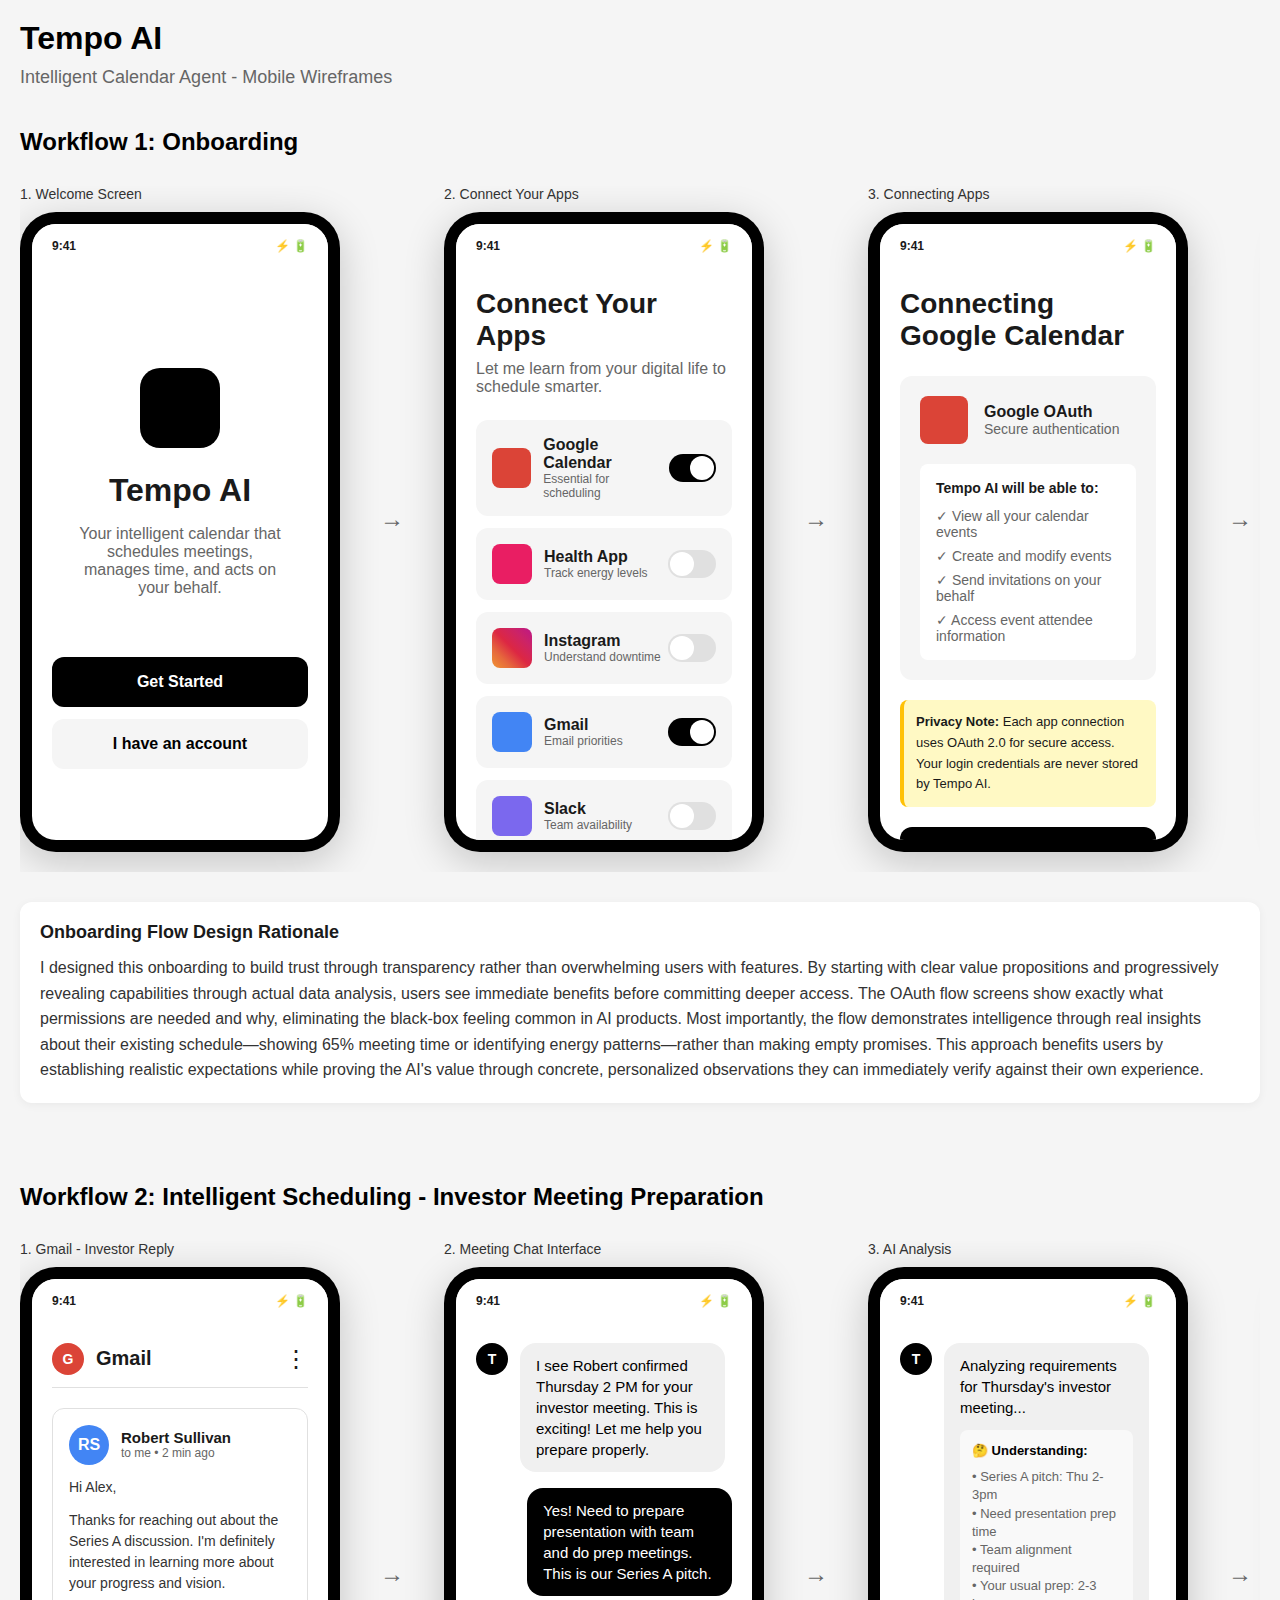
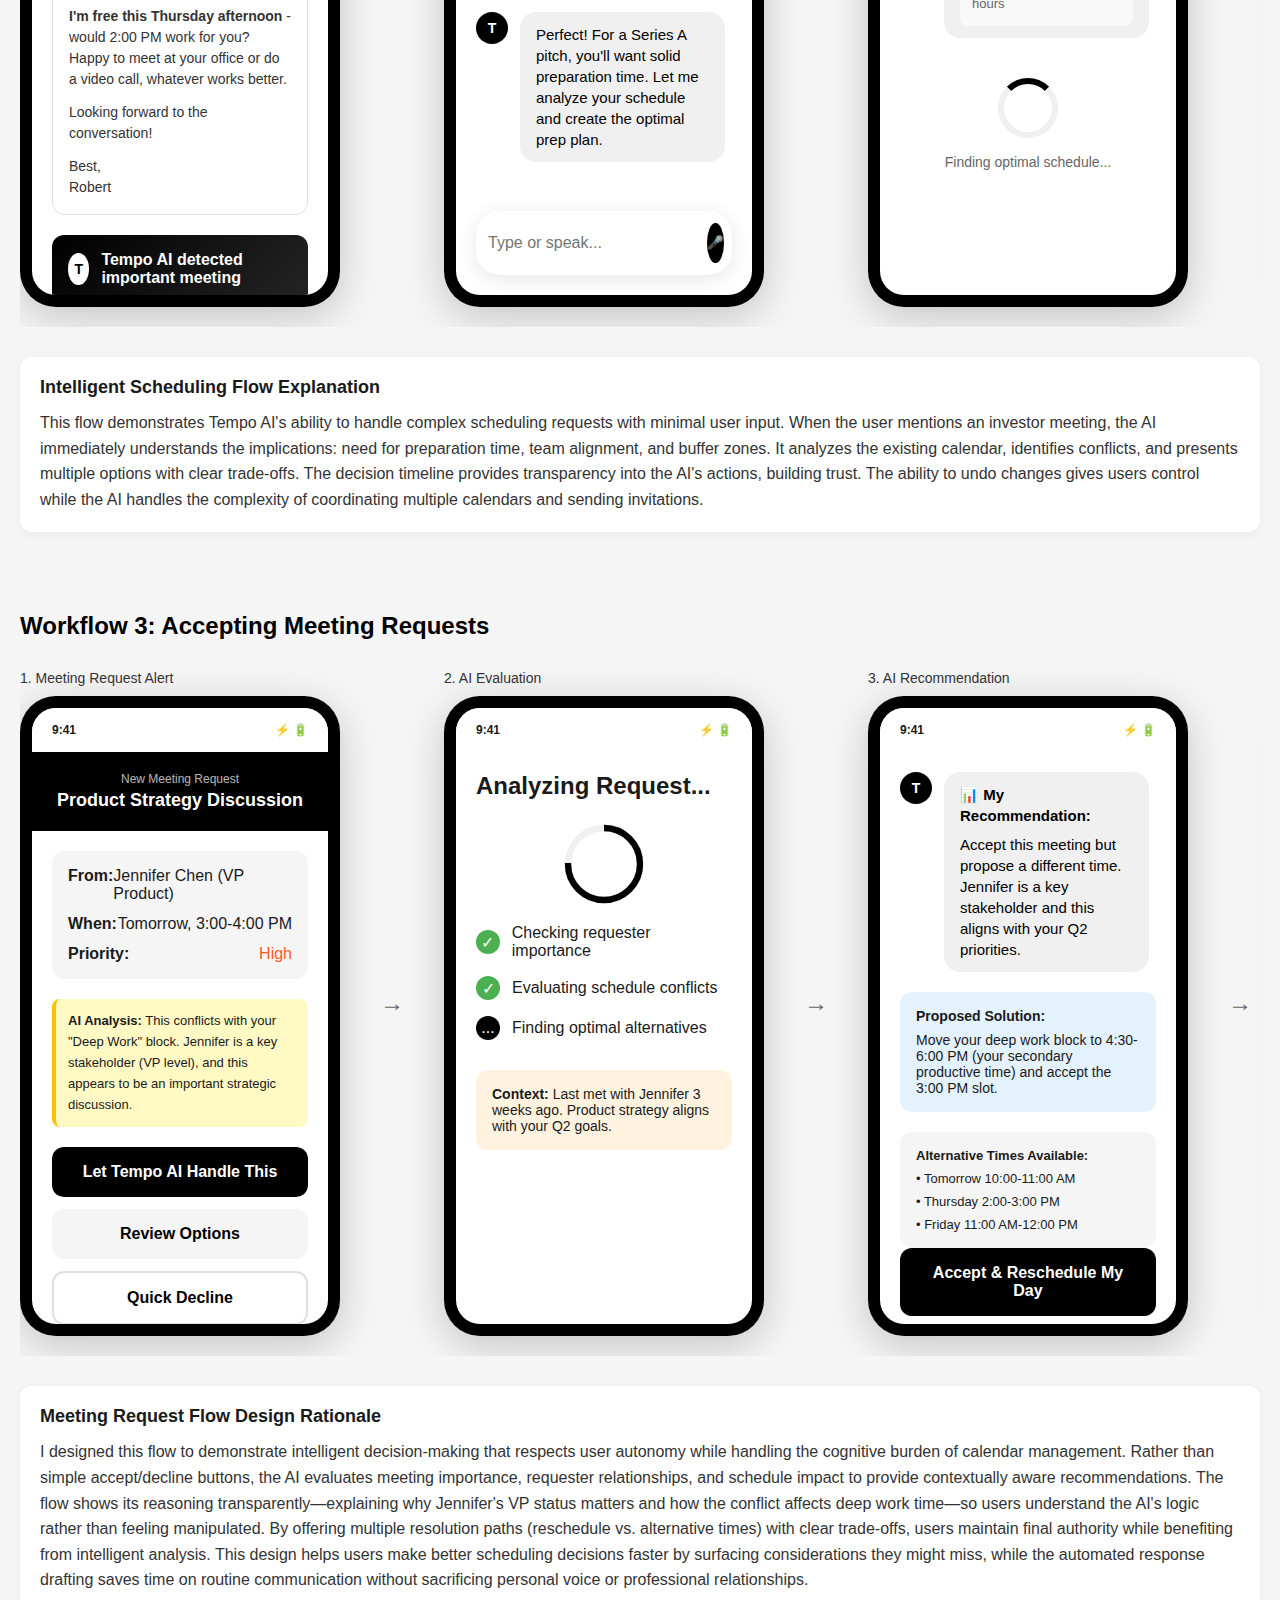
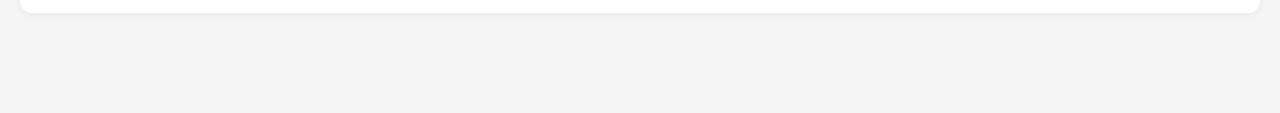
<file: index.html>
<!DOCTYPE html>
<html lang="en">
<head>
    <meta charset="UTF-8">
    <meta name="viewport" content="width=device-width, initial-scale=1.0">
    <title>Tempo AI - Mobile Wireframes</title>
    <style>
        * {
            margin: 0;
            padding: 0;
            box-sizing: border-box;
        }
        
        body {
            font-family: -apple-system, BlinkMacSystemFont, 'Segoe UI', Roboto, sans-serif;
            background: #f5f5f5;
            padding: 20px;
            color: #1a1a1a;
        }
        
        .container {
            max-width: 1400px;
            margin: 0 auto;
        }
        
        h1 {
            font-size: 32px;
            font-weight: 600;
            margin-bottom: 10px;
            color: #000;
        }
        
        .subtitle {
            font-size: 18px;
            color: #666;
            margin-bottom: 40px;
        }
        
        .workflow-section {
            margin-bottom: 80px;
        }
        
        .workflow-title {
            font-size: 24px;
            font-weight: 600;
            margin-bottom: 30px;
            color: #000;
        }
        
        .screens-container {
            display: flex;
            gap: 30px;
            overflow-x: auto;
            padding-bottom: 20px;
            margin-bottom: 30px;
        }
        
        .screen-wrapper {
            flex-shrink: 0;
        }
        
        .screen-label {
            font-size: 14px;
            font-weight: 500;
            margin-bottom: 10px;
            color: #333;
        }
        
        .phone-frame {
            width: 320px;
            height: 640px;
            background: #000;
            border-radius: 36px;
            padding: 12px;
            box-shadow: 0 10px 40px rgba(0,0,0,0.2);
        }
        
        .phone-screen {
            width: 100%;
            height: 100%;
            background: #fff;
            border-radius: 24px;
            overflow: hidden;
            position: relative;
        }
        
        .status-bar {
            height: 44px;
            background: #fff;
            display: flex;
            justify-content: space-between;
            align-items: center;
            padding: 0 20px;
            font-size: 12px;
            font-weight: 600;
        }
        
        .content {
            padding: 20px;
            height: calc(100% - 44px);
            overflow-y: auto;
        }
        
        .app-header {
            margin-bottom: 24px;
        }
        
        .app-title {
            font-size: 28px;
            font-weight: 700;
            margin-bottom: 8px;
        }
        
        .button {
            width: 100%;
            padding: 16px;
            border-radius: 12px;
            font-size: 16px;
            font-weight: 600;
            border: none;
            cursor: pointer;
            margin-bottom: 12px;
            transition: all 0.2s;
        }
        
        .button-primary {
            background: #000;
            color: #fff;
        }
        
        .button-secondary {
            background: #f5f5f5;
            color: #000;
        }
        
        .button-outline {
            background: transparent;
            color: #000;
            border: 2px solid #e0e0e0;
        }
        
        .input-field {
            width: 100%;
            padding: 16px;
            border: 2px solid #e0e0e0;
            border-radius: 12px;
            font-size: 16px;
            margin-bottom: 16px;
            background: #fafafa;
        }
        
        .chat-message {
            margin-bottom: 16px;
            display: flex;
            gap: 12px;
        }
        
        .message-bubble {
            padding: 12px 16px;
            border-radius: 16px;
            font-size: 15px;
            line-height: 1.4;
            max-width: 80%;
        }
        
        .ai-message {
            background: #f0f0f0;
            color: #000;
        }
        
        .user-message {
            background: #000;
            color: #fff;
            margin-left: auto;
        }
        
        .avatar {
            width: 32px;
            height: 32px;
            border-radius: 50%;
            background: #000;
            display: flex;
            align-items: center;
            justify-content: center;
            color: #fff;
            font-size: 14px;
            font-weight: 600;
            flex-shrink: 0;
        }
        
        .calendar-view {
            background: #fafafa;
            border-radius: 12px;
            padding: 16px;
            margin-bottom: 16px;
        }
        
        .calendar-header {
            font-size: 18px;
            font-weight: 600;
            margin-bottom: 12px;
        }
        
        .time-slot {
            display: flex;
            gap: 12px;
            margin-bottom: 8px;
            align-items: center;
        }
        
        .time {
            font-size: 12px;
            color: #666;
            width: 60px;
        }
        
        .event {
            flex: 1;
            background: #fff;
            padding: 12px;
            border-radius: 8px;
            border-left: 4px solid #000;
            font-size: 14px;
        }
        
        .event-new {
            border-left-color: #4CAF50;
            background: #f0f9f0;
        }
        
        .event-prep {
            border-left-color: #FF9800;
            background: #fff9f0;
        }
        
        .floating-input {
            position: absolute;
            bottom: 20px;
            left: 20px;
            right: 20px;
            display: flex;
            gap: 12px;
            align-items: center;
            background: #fff;
            padding: 12px;
            border-radius: 24px;
            box-shadow: 0 4px 20px rgba(0,0,0,0.1);
        }
        
        .mic-button {
            width: 40px;
            height: 40px;
            border-radius: 50%;
            background: #000;
            color: #fff;
            border: none;
            display: flex;
            align-items: center;
            justify-content: center;
            cursor: pointer;
        }
        
        .option-card {
            background: #f5f5f5;
            border-radius: 12px;
            padding: 16px;
            margin-bottom: 12px;
            border: 2px solid transparent;
            cursor: pointer;
            transition: all 0.2s;
        }
        
        .option-card:hover {
            border-color: #000;
        }
        
        .option-title {
            font-size: 16px;
            font-weight: 600;
            margin-bottom: 8px;
        }
        
        .option-description {
            font-size: 14px;
            color: #666;
            line-height: 1.4;
        }
        
        .decision-timeline {
            border-left: 2px solid #e0e0e0;
            padding-left: 20px;
            margin: 20px 0;
        }
        
        .timeline-item {
            position: relative;
            margin-bottom: 20px;
        }
        
        .timeline-dot {
            width: 12px;
            height: 12px;
            background: #000;
            border-radius: 50%;
            position: absolute;
            left: -26px;
            top: 4px;
        }
        
        .timeline-content {
            font-size: 14px;
        }
        
        .timeline-time {
            font-size: 12px;
            color: #666;
            margin-top: 4px;
        }
        
        .bottom-nav {
            position: absolute;
            bottom: 0;
            left: 0;
            right: 0;
            height: 80px;
            background: #fff;
            border-top: 1px solid #e0e0e0;
            display: flex;
            justify-content: space-around;
            align-items: center;
            padding: 0 20px;
        }
        
        .nav-item {
            display: flex;
            flex-direction: column;
            align-items: center;
            gap: 4px;
            cursor: pointer;
        }
        
        .nav-icon {
            width: 24px;
            height: 24px;
            background: #666;
            border-radius: 6px;
        }
        
        .nav-label {
            font-size: 11px;
            color: #666;
        }
        
        .annotation {
            background: #FFF9C4;
            padding: 12px;
            border-radius: 8px;
            font-size: 13px;
            margin: 20px 0;
            border-left: 4px solid #FFC107;
            line-height: 1.6;
        }
        
        .arrow {
            display: flex;
            align-items: center;
            justify-content: center;
            font-size: 24px;
            color: #666;
            margin: 0 10px;
        }
        
        .explanation {
            background: #fff;
            padding: 20px;
            border-radius: 12px;
            margin-top: 20px;
            box-shadow: 0 2px 10px rgba(0,0,0,0.05);
        }
        
        .explanation h3 {
            font-size: 18px;
            margin-bottom: 12px;
        }
        
        .explanation p {
            line-height: 1.6;
            color: #333;
        }
    </style>
</head>
<body>
    <div class="container">
        <h1>Tempo AI</h1>
        <p class="subtitle">Intelligent Calendar Agent - Mobile Wireframes</p>
        
        <!-- Workflow 1: Onboarding -->
        <div class="workflow-section">
            <h2 class="workflow-title">Workflow 1: Onboarding</h2>
            <div class="screens-container">
                <!-- Screen 1: Welcome -->
                <div class="screen-wrapper">
                    <p class="screen-label">1. Welcome Screen</p>
                    <div class="phone-frame">
                        <div class="phone-screen">
                            <div class="status-bar">
                                <span>9:41</span>
                                <span>⚡ 🔋</span>
                            </div>
                            <div class="content">
                                <div style="text-align: center; padding-top: 80px;">
                                    <div style="width: 80px; height: 80px; background: #000; border-radius: 20px; margin: 0 auto 24px;"></div>
                                    <h2 style="font-size: 32px; font-weight: 700; margin-bottom: 16px;">Tempo AI</h2>
                                    <p style="color: #666; margin-bottom: 60px; padding: 0 20px;">Your intelligent calendar that schedules meetings, manages time, and acts on your behalf.</p>
                                    <button class="button button-primary">Get Started</button>
                                    <button class="button button-secondary">I have an account</button>
                                </div>
                            </div>
                        </div>
                    </div>
                </div>
                
                <div class="arrow">→</div>
                <!-- Screen 2: Connect Apps -->
                <div class="screen-wrapper">
                    <p class="screen-label">2. Connect Your Apps</p>
                    <div class="phone-frame">
                        <div class="phone-screen">
                            <div class="status-bar">
                                <span>9:41</span>
                                <span>⚡ 🔋</span>
                            </div>
                            <div class="content">
                                <div class="app-header">
                                    <h2 class="app-title">Connect Your Apps</h2>
                                    <p style="color: #666;">Let me learn from your digital life to schedule smarter.</p>
                                </div>
                                
                                <div style="margin-bottom: 20px;">
                                    <div style="background: #f5f5f5; padding: 16px; border-radius: 12px; margin-bottom: 12px;">
                                        <div style="display: flex; justify-content: space-between; align-items: center;">
                                            <div style="display: flex; align-items: center; gap: 12px;">
                                                <div style="width: 40px; height: 40px; background: #DB4437; border-radius: 8px;"></div>
                                                <div>
                                                    <p style="font-weight: 600;">Google Calendar</p>
                                                    <p style="font-size: 12px; color: #666;">Essential for scheduling</p>
                                                </div>
                                            </div>
                                            <div style="width: 48px; height: 28px; background: #000; border-radius: 14px; position: relative;">
                                                <div style="position: absolute; right: 2px; top: 2px; width: 24px; height: 24px; background: #fff; border-radius: 50%;"></div>
                                            </div>
                                        </div>
                                    </div>
                                    
                                    <div style="background: #f5f5f5; padding: 16px; border-radius: 12px; margin-bottom: 12px;">
                                        <div style="display: flex; justify-content: space-between; align-items: center;">
                                            <div style="display: flex; align-items: center; gap: 12px;">
                                                <div style="width: 40px; height: 40px; background: #E91E63; border-radius: 8px;"></div>
                                                <div>
                                                    <p style="font-weight: 600;">Health App</p>
                                                    <p style="font-size: 12px; color: #666;">Track energy levels</p>
                                                </div>
                                            </div>
                                            <div style="width: 48px; height: 28px; background: #e0e0e0; border-radius: 14px; position: relative;">
                                                <div style="position: absolute; left: 2px; top: 2px; width: 24px; height: 24px; background: #fff; border-radius: 50%;"></div>
                                            </div>
                                        </div>
                                    </div>
                                    
                                    <div style="background: #f5f5f5; padding: 16px; border-radius: 12px; margin-bottom: 12px;">
                                        <div style="display: flex; justify-content: space-between; align-items: center;">
                                            <div style="display: flex; align-items: center; gap: 12px;">
                                                <div style="width: 40px; height: 40px; background: linear-gradient(45deg, #f09433, #e6683c, #dc2743, #cc2366, #bc1888); border-radius: 8px;"></div>
                                                <div>
                                                    <p style="font-weight: 600;">Instagram</p>
                                                    <p style="font-size: 12px; color: #666;">Understand downtime</p>
                                                </div>
                                            </div>
                                            <div style="width: 48px; height: 28px; background: #e0e0e0; border-radius: 14px; position: relative;">
                                                <div style="position: absolute; left: 2px; top: 2px; width: 24px; height: 24px; background: #fff; border-radius: 50%;"></div>
                                            </div>
                                        </div>
                                    </div>
                                    
                                    <div style="background: #f5f5f5; padding: 16px; border-radius: 12px; margin-bottom: 12px;">
                                        <div style="display: flex; justify-content: space-between; align-items: center;">
                                            <div style="display: flex; align-items: center; gap: 12px;">
                                                <div style="width: 40px; height: 40px; background: #4285F4; border-radius: 8px;"></div>
                                                <div>
                                                    <p style="font-weight: 600;">Gmail</p>
                                                    <p style="font-size: 12px; color: #666;">Email priorities</p>
                                                </div>
                                            </div>
                                            <div style="width: 48px; height: 28px; background: #000; border-radius: 14px; position: relative;">
                                                <div style="position: absolute; right: 2px; top: 2px; width: 24px; height: 24px; background: #fff; border-radius: 50%;"></div>
                                            </div>
                                        </div>
                                    </div>
                                    
                                    <div style="background: #f5f5f5; padding: 16px; border-radius: 12px;">
                                        <div style="display: flex; justify-content: space-between; align-items: center;">
                                            <div style="display: flex; align-items: center; gap: 12px;">
                                                <div style="width: 40px; height: 40px; background: #7B68EE; border-radius: 8px;"></div>
                                                <div>
                                                    <p style="font-weight: 600;">Slack</p>
                                                    <p style="font-size: 12px; color: #666;">Team availability</p>
                                                </div>
                                            </div>
                                            <div style="width: 48px; height: 28px; background: #e0e0e0; border-radius: 14px; position: relative;">
                                                <div style="position: absolute; left: 2px; top: 2px; width: 24px; height: 24px; background: #fff; border-radius: 50%;"></div>
                                            </div>
                                        </div>
                                    </div>
                                </div>
                                
                                <button class="button button-primary">Continue</button>
                                <p style="text-align: center; color: #666; font-size: 12px; margin-top: 12px;">
                                    Connect more apps anytime in settings
                                </p>
                            </div>
                        </div>
                    </div>
                </div>
                
                <div class="arrow">→</div>
                <!-- Screen 3: App Connection Flow -->
                <div class="screen-wrapper">
                    <p class="screen-label">3. Connecting Apps</p>
                    <div class="phone-frame">
                        <div class="phone-screen">
                            <div class="status-bar">
                                <span>9:41</span>
                                <span>⚡ 🔋</span>
                            </div>
                            <div class="content">
                                <div class="app-header">
                                    <h2 class="app-title">Connecting Google Calendar</h2>
                                </div>
                                
                                <div style="background: #f5f5f5; padding: 20px; border-radius: 12px; margin-bottom: 20px;">
                                    <div style="display: flex; align-items: center; gap: 16px; margin-bottom: 20px;">
                                        <div style="width: 48px; height: 48px; background: #DB4437; border-radius: 8px;"></div>
                                        <div>
                                            <p style="font-weight: 600;">Google OAuth</p>
                                            <p style="font-size: 14px; color: #666;">Secure authentication</p>
                                        </div>
                                    </div>
                                    
                                    <div style="background: white; padding: 16px; border-radius: 8px; font-size: 14px;">
                                        <p style="font-weight: 600; margin-bottom: 12px;">Tempo AI will be able to:</p>
                                        <ul style="list-style: none; color: #666;">
                                            <li style="margin-bottom: 8px;">✓ View all your calendar events</li>
                                            <li style="margin-bottom: 8px;">✓ Create and modify events</li>
                                            <li style="margin-bottom: 8px;">✓ Send invitations on your behalf</li>
                                            <li>✓ Access event attendee information</li>
                                        </ul>
                                    </div>
                                </div>
                                
                                <div class="annotation">
                                    <strong>Privacy Note:</strong> Each app connection uses OAuth 2.0 for secure access. Your login credentials are never stored by Tempo AI.
                                </div>
                                
                                <button class="button button-primary">Authorize Access</button>
                                <button class="button button-secondary">Learn More About Permissions</button>
                                
                                <p style="text-align: center; color: #666; font-size: 12px; margin-top: 20px;">
                                    You can revoke access anytime from your Google account settings
                                </p>
                            </div>
                        </div>
                    </div>
                </div>
                
                <div class="arrow">→</div>
                
                <!-- Screen 4: Goals Setting -->
                <div class="screen-wrapper">
                    <p class="screen-label">4. Set Your Goals</p>
                    <div class="phone-frame">
                        <div class="phone-screen">
                            <div class="status-bar">
                                <span>9:41</span>
                                <span>⚡ 🔋</span>
                            </div>
                            <div class="content">
                                <div class="app-header">
                                    <h2 class="app-title">What are you optimizing for?</h2>
                                    <p style="color: #666;">Help me understand your priorities.</p>
                                </div>
                                
                                <div style="margin-bottom: 20px;">
                                    <p style="font-size: 14px; font-weight: 600; margin-bottom: 12px;">Select your goals:</p>
                                    
                                    <div class="option-card" style="border-color: #4CAF50;">
                                        <div style="display: flex; justify-content: space-between; align-items: center;">
                                            <div>
                                                <p style="font-size: 16px; font-weight: 600;">🎯 Deep Work Time</p>
                                                <p style="font-size: 13px; color: #666;">Maximize focus blocks</p>
                                            </div>
                                            <div style="width: 24px; height: 24px; background: #4CAF50; border-radius: 50%; display: flex; align-items: center; justify-content: center; color: white;">✓</div>
                                        </div>
                                    </div>
                                    
                                    <div class="option-card">
                                        <div style="display: flex; justify-content: space-between; align-items: center;">
                                            <div>
                                                <p style="font-size: 16px; font-weight: 600;">💪 Work-Life Balance</p>
                                                <p style="font-size: 13px; color: #666;">Protect personal time</p>
                                            </div>
                                            <div style="width: 24px; height: 24px; border: 2px solid #e0e0e0; border-radius: 50%;"></div>
                                        </div>
                                    </div>
                                    
                                    <div class="option-card" style="border-color: #4CAF50;">
                                        <div style="display: flex; justify-content: space-between; align-items: center;">
                                            <div>
                                                <p style="font-size: 16px; font-weight: 600;">🤝 Meeting Efficiency</p>
                                                <p style="font-size: 13px; color: #666;">Shorter, better meetings</p>
                                            </div>
                                            <div style="width: 24px; height: 24px; background: #4CAF50; border-radius: 50%; display: flex; align-items: center; justify-content: center; color: white;">✓</div>
                                        </div>
                                    </div>
                                    
                                    <div class="option-card">
                                        <div style="display: flex; justify-content: space-between; align-items: center;">
                                            <div>
                                                <p style="font-size: 16px; font-weight: 600;">🏃 Energy Management</p>
                                                <p style="font-size: 13px; color: #666;">Schedule by energy levels</p>
                                            </div>
                                            <div style="width: 24px; height: 24px; border: 2px solid #e0e0e0; border-radius: 50%;"></div>
                                        </div>
                                    </div>
                                </div>
                                
                                <div style="background: #FFF9C4; padding: 12px; border-radius: 8px; margin-bottom: 20px;">
                                    <p style="font-size: 13px;"><strong>Tip:</strong> You can change these anytime. I'll learn and adapt as we work together.</p>
                                </div>
                                
                                <button class="button button-primary">Continue</button>
                                <button class="button button-secondary">Skip for now</button>
                            </div>
                        </div>
                    </div>
                </div>
                
                <div class="arrow">→</div>
                
                
                
                <!-- Screen 5: Learning Your Schedule -->
                <div class="screen-wrapper">
                    <p class="screen-label">5. Learning Your Patterns</p>
                    <div class="phone-frame">
                        <div class="phone-screen">
                            <div class="status-bar">
                                <span>9:41</span>
                                <span>⚡ 🔋</span>
                            </div>
                            <div class="content">
                                <div class="app-header">
                                    <h2 class="app-title">Understanding You</h2>
                                    <p style="color: #666;">Analyzing your data for insights.</p>
                                </div>
                                
                                <div style="text-align: center; margin: 40px 0;">
                                    <div style="width: 120px; height: 120px; background: #f0f0f0; border-radius: 50%; margin: 0 auto 20px; position: relative;">
                                        <div style="position: absolute; inset: 10px; border: 8px solid #000; border-radius: 50%; border-right-color: transparent; border-bottom-color: transparent; animation: spin 1s linear infinite;"></div>
                                    </div>
                                    <p style="font-size: 18px; font-weight: 600; margin-bottom: 8px;">Analyzing your patterns...</p>
                                    <p style="color: #666; font-size: 14px;">This helps me schedule better for you</p>
                                </div>
                                
                                <div style="background: #f5f5f5; padding: 16px; border-radius: 12px; margin-top: 40px;">
                                    <p style="font-size: 14px; font-weight: 600; margin-bottom: 12px;">What I'm learning:</p>
                                    <ul style="list-style: none; font-size: 14px; color: #666;">
                                        <li style="margin-bottom: 8px;">✓ Peak productivity: 9-11 AM</li>
                                        <li style="margin-bottom: 8px;">✓ Meeting overload: Tuesdays</li>
                                        <li style="margin-bottom: 8px;">✓ Energy dips: 2-3 PM</li>
                                        <li style="margin-bottom: 8px;">✓ Email response time: 30 min avg</li>
                                        <li>✓ Break patterns: Every 90 min</li>
                                    </ul>
                                </div>
                            </div>
                        </div>
                    </div>
                </div>
                
                <div class="arrow">→</div>
                
                <!-- Screen 6: Insights & Suggestions -->
                <div class="screen-wrapper">
                    <p class="screen-label">6. Your Schedule Insights</p>
                    <div class="phone-frame">
                        <div class="phone-screen">
                            <div class="status-bar">
                                <span>9:41</span>
                                <span>⚡ 🔋</span>
                            </div>
                            <div class="content">
                                <div class="app-header">
                                    <h2 class="app-title">Here's what I found</h2>
                                    <p style="color: #666;">Opportunities to optimize your time</p>
                                </div>
                                
                                <!-- Scrollable content area -->
                                <div style="height: 360px; overflow-y: auto; margin-bottom: 110px;">
                                    <div style="background: #E3F2FD; padding: 16px; border-radius: 12px; margin-bottom: 16px;">
                                        <h3 style="font-size: 16px; font-weight: 600; margin-bottom: 8px;">📊 Meeting Analysis</h3>
                                        <p style="font-size: 14px; color: #333; margin-bottom: 8px;">You spend 65% of your time in meetings (avg: 26 hrs/week)</p>
                                        <div style="background: #1976D2; height: 8px; border-radius: 4px; margin-bottom: 8px;">
                                            <div style="background: #64B5F6; width: 65%; height: 100%; border-radius: 4px;"></div>
                                        </div>
                                        <p style="font-size: 13px; color: #666;">Industry average: 50%</p>
                                    </div>
                                    
                                    <div style="background: #FFF3E0; padding: 16px; border-radius: 12px; margin-bottom: 16px;">
                                        <h3 style="font-size: 16px; font-weight: 600; margin-bottom: 8px;">⚡ Energy Optimization</h3>
                                        <p style="font-size: 14px; color: #333; margin-bottom: 8px;">Your most important meetings are scheduled during low-energy times</p>
                                        <p style="font-size: 13px; color: #666;">Suggestion: Move strategic meetings to 9-11 AM</p>
                                    </div>
                                    
                                    <div style="background: #E8F5E9; padding: 16px; border-radius: 12px; margin-bottom: 16px;">
                                        <h3 style="font-size: 16px; font-weight: 600; margin-bottom: 8px;">🎯 Quick Wins</h3>
                                        <ul style="list-style: none; font-size: 14px;">
                                            <li style="margin-bottom: 6px;">• 3 recurring meetings have low attendance</li>
                                            <li style="margin-bottom: 6px;">• Tuesday 2-4 PM could be focus time</li>
                                            <li>• 15-min buffers would prevent back-to-backs</li>
                                        </ul>
                                    </div>
                                    
                                    <div style="background: #FCE4EC; padding: 16px; border-radius: 12px; margin-bottom: 16px;">
                                        <h3 style="font-size: 16px; font-weight: 600; margin-bottom: 8px;">🔄 Recurring Patterns</h3>
                                        <p style="font-size: 14px; color: #333;">You regularly work late on Thursdays due to morning meetings overflow</p>
                                        <p style="font-size: 13px; color: #666; margin-top: 8px;">Consider blocking Thursday mornings for deep work</p>
                                    </div>
                                    
                                    <div style="background: #F3E5F5; padding: 16px; border-radius: 12px;">
                                        <h3 style="font-size: 16px; font-weight: 600; margin-bottom: 8px;">💡 Productivity Insight</h3>
                                        <p style="font-size: 14px; color: #333;">Your response time increases 3x after 3 PM</p>
                                        <p style="font-size: 13px; color: #666; margin-top: 8px;">Schedule critical decisions before lunch</p>
                                    </div>
                                </div>
                                
                                <!-- Fixed CTA section -->
                                <div style="position: absolute; bottom: 20px; left: 20px; right: 20px;">
                                    <button class="button button-primary">Let's optimize my schedule!</button>
                                    <button class="button button-secondary">View detailed report</button>
                                </div>
                            </div>
                        </div>
                    </div>
                </div>
                
                <div class="arrow">→</div>
                
                <!-- Screen 7: First Interaction -->
                <div class="screen-wrapper">
                    <p class="screen-label">7. Ready to Go!</p>
                    <div class="phone-frame">
                        <div class="phone-screen">
                            <div class="status-bar">
                                <span>9:41</span>
                                <span>⚡ 🔋</span>
                            </div>
                            <div class="content" style="display: flex; flex-direction: column;">
                                <div class="chat-message">
                                    <div class="avatar">T</div>
                                    <div class="message-bubble ai-message">
                                        <p>Hi! I'm Tempo, your AI calendar assistant. I've analyzed your schedule and I'm ready to help you manage your time more effectively.</p>
                                        <p style="margin-top: 12px;">You can ask me to:</p>
                                        <ul style="list-style: none; margin-top: 8px;">
                                            <li>📅 Schedule meetings</li>
                                            <li>🔄 Reschedule conflicts</li>
                                            <li>⏰ Find time for important tasks</li>
                                            <li>🎯 Optimize your day</li>
                                        </ul>
                                        <p style="margin-top: 12px;">What would you like to do first?</p>
                                    </div>
                                </div>
                                
                                <div style="flex: 1;"></div>
                                
                                <div class="floating-input">
                                    <input type="text" placeholder="Type or speak your request..." style="flex: 1; border: none; outline: none; font-size: 16px;">
                                    <button class="mic-button">🎤</button>
                                </div>
                            </div>
                        </div>
                    </div>
                </div>
            </div>
            
            <div class="explanation">
                <h3>Onboarding Flow Design Rationale</h3>
                <p>I designed this onboarding to build trust through transparency rather than overwhelming users with features. By starting with clear value propositions and progressively revealing capabilities through actual data analysis, users see immediate benefits before committing deeper access. The OAuth flow screens show exactly what permissions are needed and why, eliminating the black-box feeling common in AI products. Most importantly, the flow demonstrates intelligence through real insights about their existing schedule—showing 65% meeting time or identifying energy patterns—rather than making empty promises. This approach benefits users by establishing realistic expectations while proving the AI's value through concrete, personalized observations they can immediately verify against their own experience.</p>
            </div>
        </div>
        
        <!-- Workflow 2: Intelligent Scheduling -->
        <div class="workflow-section">
            <h2 class="workflow-title">Workflow 2: Intelligent Scheduling - Investor Meeting Preparation</h2>
            <div class="screens-container">
                <!-- Screen 1: Gmail with Investor Reply -->
                <div class="screen-wrapper">
                    <p class="screen-label">1. Gmail - Investor Reply</p>
                    <div class="phone-frame">
                        <div class="phone-screen">
                            <div class="status-bar">
                                <span>9:41</span>
                                <span>⚡ 🔋</span>
                            </div>
                            <div class="content">
                                <!-- Gmail Header -->
                                <div style="display: flex; align-items: center; justify-content: space-between; margin-bottom: 20px; padding-bottom: 12px; border-bottom: 1px solid #e0e0e0;">
                                    <div style="display: flex; align-items: center; gap: 12px;">
                                        <div style="width: 32px; height: 32px; background: #DB4437; border-radius: 50%; display: flex; align-items: center; justify-content: center; color: white; font-size: 14px; font-weight: 600;">G</div>
                                        <h2 style="font-size: 20px; font-weight: 600;">Gmail</h2>
                                    </div>
                                    <div style="font-size: 24px;">⋮</div>
                                </div>
                                
                                <!-- Email Thread -->
                                <div style="background: #fff; border: 1px solid #e0e0e0; border-radius: 12px; padding: 16px; margin-bottom: 20px;">
                                    <div style="display: flex; align-items: center; gap: 12px; margin-bottom: 12px;">
                                        <div style="width: 40px; height: 40px; background: #4285F4; border-radius: 50%; display: flex; align-items: center; justify-content: center; color: white; font-size: 16px; font-weight: 600;">RS</div>
                                        <div>
                                            <p style="font-weight: 600; font-size: 15px;">Robert Sullivan</p>
                                            <p style="font-size: 12px; color: #666;">to me • 2 min ago</p>
                                        </div>
                                    </div>
                                    
                                    <div style="font-size: 14px; line-height: 1.5; color: #333;">
                                        <p style="margin-bottom: 12px;">Hi Alex,</p>
                                        <p style="margin-bottom: 12px;">Thanks for reaching out about the Series A discussion. I'm definitely interested in learning more about your progress and vision.</p>
                                        <p style="margin-bottom: 12px;"><strong>I'm free this Thursday afternoon</strong> - would 2:00 PM work for you? Happy to meet at your office or do a video call, whatever works better.</p>
                                        <p style="margin-bottom: 12px;">Looking forward to the conversation!</p>
                                        <p>Best,<br/>Robert</p>
                                    </div>
                                </div>
                                
                                <!-- Tempo AI Nudge -->
                                <div style="background: linear-gradient(135deg, #000, #333); color: white; padding: 16px; border-radius: 12px; margin-bottom: 20px; position: relative;">
                                    <div style="display: flex; align-items: center; gap: 12px; margin-bottom: 12px;">
                                        <div style="width: 32px; height: 32px; background: white; color: black; border-radius: 50%; display: flex; align-items: center; justify-content: center; font-size: 14px; font-weight: 700;">T</div>
                                        <p style="font-weight: 600;">Tempo AI detected important meeting</p>
                                    </div>
                                    <p style="font-size: 14px; opacity: 0.9; margin-bottom: 16px;">I can help you schedule this investor meeting and prepare everything you need. Let's optimize your week!</p>
                                    <button style="background: white; color: black; border: none; padding: 12px 20px; border-radius: 8px; font-weight: 600; font-size: 14px; cursor: pointer;">Schedule with Tempo AI</button>
                                </div>
                                
                                <!-- Gmail Reply Options -->
                                <div style="display: flex; gap: 12px;">
                                    <button class="button button-outline" style="flex: 1; padding: 12px;">Reply</button>
                                    <button class="button button-outline" style="flex: 1; padding: 12px;">Forward</button>
                                </div>
                            </div>
                        </div>
                    </div>
                </div>
                
                <div class="arrow">→</div>
                
                <!-- Screen 2: Chat Interface Transition -->
                <div class="screen-wrapper">
                    <p class="screen-label">2. Meeting Chat Interface</p>
                    <div class="phone-frame">
                        <div class="phone-screen">
                            <div class="status-bar">
                                <span>9:41</span>
                                <span>⚡ 🔋</span>
                            </div>
                            <div class="content" style="display: flex; flex-direction: column;">
                                <div class="chat-message">
                                    <div class="avatar">T</div>
                                    <div class="message-bubble ai-message">
                                        I see Robert confirmed Thursday 2 PM for your investor meeting. This is exciting! Let me help you prepare properly.</div>
                                </div>
                                
                                <div class="chat-message" style="justify-content: flex-end;">
                                    <div class="message-bubble user-message">
                                        Yes! Need to prepare presentation with team and do prep meetings. This is our Series A pitch.</div>
                                </div>
                                
                                <div class="chat-message">
                                    <div class="avatar">T</div>
                                    <div class="message-bubble ai-message">
                                        Perfect! For a Series A pitch, you'll want solid preparation time. Let me analyze your schedule and create the optimal prep plan.</div>
                                </div>
                                
                                <div style="flex: 1;"></div>
                                
                                <div class="floating-input">
                                    <input type="text" placeholder="Type or speak..." style="flex: 1; border: none; outline: none; font-size: 16px;">
                                    <button class="mic-button">🎤</button>
                                </div>
                            </div>
                        </div>
                    </div>
                </div>
                
                <div class="arrow">→</div>
                
                <!-- Screen 3: AI Processing -->
                <div class="screen-wrapper">
                    <p class="screen-label">3. AI Analysis</p>
                    <div class="phone-frame">
                        <div class="phone-screen">
                            <div class="status-bar">
                                <span>9:41</span>
                                <span>⚡ 🔋</span>
                            </div>
                            <div class="content">
                                <div class="chat-message">
                                    <div class="avatar">T</div>
                                    <div class="message-bubble ai-message">
                                        <p>Analyzing requirements for Thursday's investor meeting...</p>
                                        <div style="margin-top: 12px; padding: 12px; background: #f9f9f9; border-radius: 8px;">
                                            <p style="font-size: 13px; font-weight: 600; margin-bottom: 8px;">🤔 Understanding:</p>
                                            <ul style="list-style: none; font-size: 13px; color: #666;">
                                                <li>• Series A pitch: Thu 2-3pm</li>
                                                <li>• Need presentation prep time</li>
                                                <li>• Team alignment required</li>
                                                <li>• Your usual prep: 2-3 hours</li>
                                            </ul>
                                        </div>
                                    </div>
                                </div>
                                
                                <div style="text-align: center; margin: 40px 0;">
                                    <div style="width: 60px; height: 60px; margin: 0 auto 16px;">
                                        <div style="width: 100%; height: 100%; border: 6px solid #f0f0f0; border-top-color: #000; border-radius: 50%; animation: spin 1s linear infinite;"></div>
                                    </div>
                                    <p style="font-size: 14px; color: #666;">Finding optimal schedule...</p>
                                </div>
                            </div>
                        </div>
                    </div>
                </div>
                
                <div class="arrow">→</div>
                
                <!-- Screen 4: Options Presented -->
                <div class="screen-wrapper">
                    <p class="screen-label">4. Schedule Options</p>
                    <div class="phone-frame">
                        <div class="phone-screen">
                            <div class="status-bar">
                                <span>9:41</span>
                                <span>⚡ 🔋</span>
                            </div>
                            <div class="content">
                                <div class="chat-message">
                                    <div class="avatar">T</div>
                                    <div class="message-bubble ai-message">
                                        I've created 2 scheduling options for your Series A prep:
                                    </div>
                                </div>
                                
                                <div class="option-card" style="border-color: #4CAF50;">
                                    <div style="display: flex; justify-content: space-between; align-items: center; margin-bottom: 8px;">
                                        <span class="option-title">Option A: Intensive Prep</span>
                                        <span style="font-size: 12px; background: #4CAF50; color: white; padding: 4px 8px; border-radius: 4px;">Recommended</span>
                                    </div>
                                    <div class="option-description">
                                        <p><strong>Tuesday:</strong> Team sync (2-3pm)</p>
                                        <p><strong>Wednesday:</strong> Presentation prep (10am-12pm)</p>
                                        <p><strong>Thursday:</strong> Final review (11am-12pm)</p>
                                        <p style="margin-top: 8px; color: #4CAF50;">✓ Allows iteration time</p>
                                        <p style="color: #FF5722;">✗ Requires rescheduling 1 meeting</p>
                                    </div>
                                </div>
                                
                                <div class="option-card">
                                    <span class="option-title">Option B: Compressed Timeline</span>
                                    <div class="option-description">
                                        <p><strong>Wednesday:</strong> Team sync (3-4pm)</p>
                                        <p><strong>Thursday:</strong> All prep (9am-1pm)</p>
                                        <p style="margin-top: 8px; color: #4CAF50;">✓ No reschedules needed</p>
                                        <p style="color: #FF5722;">✗ Less buffer time</p>
                                    </div>
                                </div>
                                
                                <button class="button button-primary">Choose Option A</button>
                            </div>
                        </div>
                    </div>
                </div>
                
                <div class="arrow">→</div>
                
                <!-- Screen 5: Implementation -->
                <div class="screen-wrapper">
                    <p class="screen-label">5. Executing Changes</p>
                    <div class="phone-frame">
                        <div class="phone-screen">
                            <div class="status-bar">
                                <span>9:41</span>
                                <span>⚡ 🔋</span>
                            </div>
                            <div class="content">
                                <div class="chat-message">
                                    <div class="avatar">T</div>
                                    <div class="message-bubble ai-message">
                                        Great choice! I'm implementing Option A now...
                                    </div>
                                </div>
                                
                                <div class="decision-timeline">
                                    <div class="timeline-item">
                                        <div class="timeline-dot"></div>
                                        <div class="timeline-content">
                                            <strong>Rescheduling conflict</strong>
                                            <p style="font-size: 13px; color: #666; margin-top: 4px;">Moving Tuesday 2pm marketing sync to Friday</p>
                                        </div>
                                        <div class="timeline-time">Just now</div>
                                    </div>
                                    
                                    <div class="timeline-item">
                                        <div class="timeline-dot" style="background: #4CAF50;"></div>
                                        <div class="timeline-content">
                                            <strong>Team sync scheduled</strong>
                                            <p style="font-size: 13px; color: #666; margin-top: 4px;">Sent invites to Sarah, Mike, and Lisa</p>
                                        </div>
                                        <div class="timeline-time">In progress...</div>
                                    </div>
                                    
                                    <div class="timeline-item">
                                        <div class="timeline-dot" style="background: #e0e0e0;"></div>
                                        <div class="timeline-content">
                                            <strong>Prep blocks added</strong>
                                            <p style="font-size: 13px; color: #666; margin-top: 4px;">Wednesday & Thursday slots reserved</p>
                                        </div>
                                        <div class="timeline-time">Pending...</div>
                                    </div>
                                </div>
                                
                                <div style="background: #f5f5f5; padding: 16px; border-radius: 12px; margin-top: 20px;">
                                    <p style="font-size: 14px; font-weight: 600; margin-bottom: 8px;">📊 Status</p>
                                    <p style="font-size: 13px; color: #666;">3 of 4 tasks completed. Waiting for team confirmations.</p>
                                </div>
                            </div>
                        </div>
                    </div>
                </div>
                <!-- Screen 6: Confirmation & Calendar View -->
                <div class="screen-wrapper">
                    <p class="screen-label">6. Updated Calendar</p>
                    <div class="phone-frame">
                        <div class="phone-screen">
                            <div class="status-bar">
                                <span>9:41</span>
                                <span>⚡ 🔋</span>
                            </div>
                            <div class="content">
                                <div class="chat-message">
                                    <div class="avatar">T</div>
                                    <div class="message-bubble ai-message">
                                        ✅ All set! Your Series A prep is scheduled. Here's your updated week:
                                    </div>
                                </div>
                                
                                <div class="calendar-view">
                                    <div class="calendar-header">Thursday, March 14</div>
                                    <div class="time-slot">
                                        <span class="time">9:00 AM</span>
                                        <div class="event">Team standup</div>
                                    </div>
                                    <div class="time-slot">
                                        <span class="time">11:00 AM</span>
                                        <div class="event event-prep">Final prep & review</div>
                                    </div>
                                    <div class="time-slot">
                                        <span class="time">12:00 PM</span>
                                        <div class="event" style="background: #f0f0f0; border-left-color: #666;">Lunch break</div>
                                    </div>
                                    <div class="time-slot">
                                        <span class="time">2:00 PM</span>
                                        <div class="event event-new">Series A Meeting - Robert</div>
                                    </div>
                                </div>
                                
                                <div style="display: flex; gap: 12px; margin-top: 20px;">
                                    <button class="button button-secondary" style="flex: 1;">Make Changes</button>
                                    <button class="button button-primary" style="flex: 1;">Perfect! 👍</button>
                                </div>
                            </div>
                        </div>
                    </div>
                </div>
        
        
            </div>
            <div class="explanation">
                <h3>Intelligent Scheduling Flow Explanation</h3>
                <p>This flow demonstrates Tempo AI's ability to handle complex scheduling requests with minimal user input. When the user mentions an investor meeting, the AI immediately understands the implications: need for preparation time, team alignment, and buffer zones. It analyzes the existing calendar, identifies conflicts, and presents multiple options with clear trade-offs. The decision timeline provides transparency into the AI's actions, building trust. The ability to undo changes gives users control while the AI handles the complexity of coordinating multiple calendars and sending invitations.</p>
            </div>
        </div>

        <!-- Workflow 3: Accepting Meeting Requests -->
        <div class="workflow-section">
            <h2 class="workflow-title">Workflow 3: Accepting Meeting Requests</h2>
            <div class="screens-container">
                <!-- Screen 1: Incoming Request -->
                <div class="screen-wrapper">
                    <p class="screen-label">1. Meeting Request Alert</p>
                    <div class="phone-frame">
                        <div class="phone-screen">
                            <div class="status-bar">
                                <span>9:41</span>
                                <span>⚡ 🔋</span>
                            </div>
                            <div class="content">
                                <div style="background: #000; color: #fff; margin: -20px -20px 20px -20px; padding: 20px; text-align: center;">
                                    <p style="font-size: 12px; opacity: 0.7; margin-bottom: 4px;">New Meeting Request</p>
                                    <p style="font-size: 18px; font-weight: 600;">Product Strategy Discussion</p>
                                </div>
                                
                                <div style="background: #f5f5f5; padding: 16px; border-radius: 12px; margin-bottom: 20px;">
                                    <div style="display: flex; justify-content: space-between; margin-bottom: 12px;">
                                        <span style="font-weight: 600;">From:</span>
                                        <span>Jennifer Chen (VP Product)</span>
                                    </div>
                                    <div style="display: flex; justify-content: space-between; margin-bottom: 12px;">
                                        <span style="font-weight: 600;">When:</span>
                                        <span>Tomorrow, 3:00-4:00 PM</span>
                                    </div>
                                    <div style="display: flex; justify-content: space-between;">
                                        <span style="font-weight: 600;">Priority:</span>
                                        <span style="color: #FF5722;">High</span>
                                    </div>
                                </div>
                                
                                <div class="annotation">
                                    <strong>AI Analysis:</strong> This conflicts with your "Deep Work" block. Jennifer is a key stakeholder (VP level), and this appears to be an important strategic discussion.
                                </div>
                                
                                <button class="button button-primary">Let Tempo AI Handle This</button>
                                <button class="button button-secondary">Review Options</button>
                                <button class="button button-outline">Quick Decline</button>
                            </div>
                        </div>
                    </div>
                </div>
                
                <div class="arrow">→</div>
                
                <!-- Screen 2: AI Processing -->
                <div class="screen-wrapper">
                    <p class="screen-label">2. AI Evaluation</p>
                    <div class="phone-frame">
                        <div class="phone-screen">
                            <div class="status-bar">
                                <span>9:41</span>
                                <span>⚡ 🔋</span>
                            </div>
                            <div class="content">
                                <div class="app-header">
                                    <h2 style="font-size: 24px;">Analyzing Request...</h2>
                                </div>
                                
                                <div style="text-align: center; margin: 20px 0;">
                                    <div style="width: 80px; height: 80px; margin: 0 auto;">
                                        <svg viewBox="0 0 100 100" style="transform: rotate(-90deg);">
                                            <circle cx="50" cy="50" r="45" fill="none" stroke="#f0f0f0" stroke-width="8"/>
                                            <circle cx="50" cy="50" r="45" fill="none" stroke="#000" stroke-width="8" stroke-dasharray="283" stroke-dashoffset="70" style="transition: stroke-dashoffset 0.5s;"/>
                                        </svg>
                                    </div>
                                </div>
                                
                                <div style="space-y: 16px;">
                                    <div style="display: flex; align-items: center; gap: 12px; margin-bottom: 16px;">
                                        <div style="width: 24px; height: 24px; background: #4CAF50; border-radius: 50%; display: flex; align-items: center; justify-content: center; color: white;">✓</div>
                                        <span>Checking requester importance</span>
                                    </div>
                                    <div style="display: flex; align-items: center; gap: 12px; margin-bottom: 16px;">
                                        <div style="width: 24px; height: 24px; background: #4CAF50; border-radius: 50%; display: flex; align-items: center; justify-content: center; color: white;">✓</div>
                                        <span>Evaluating schedule conflicts</span>
                                    </div>
                                    <div style="display: flex; align-items: center; gap: 12px; margin-bottom: 16px;">
                                        <div style="width: 24px; height: 24px; background: #000; border-radius: 50%; display: flex; align-items: center; justify-content: center; color: white;">...</div>
                                        <span>Finding optimal alternatives</span>
                                    </div>
                                </div>
                                
                                <div style="background: #FFF3E0; padding: 16px; border-radius: 12px; margin-top: 30px;">
                                    <p style="font-size: 14px;"><strong>Context:</strong> Last met with Jennifer 3 weeks ago. Product strategy aligns with your Q2 goals.</p>
                                </div>
                            </div>
                        </div>
                    </div>
                </div>
                
                <div class="arrow">→</div>
                
                <!-- Screen 3: Smart Recommendation -->
                <div class="screen-wrapper">
                    <p class="screen-label">3. AI Recommendation</p>
                    <div class="phone-frame">
                        <div class="phone-screen">
                            <div class="status-bar">
                                <span>9:41</span>
                                <span>⚡ 🔋</span>
                            </div>
                            <div class="content">
                                <div class="chat-message">
                                    <div class="avatar">T</div>
                                    <div class="message-bubble ai-message">
                                        <p style="font-weight: 600; margin-bottom: 8px;">📊 My Recommendation:</p>
                                        <p>Accept this meeting but propose a different time. Jennifer is a key stakeholder and this aligns with your Q2 priorities.</p>
                                    </div>
                                </div>
                                
                                <div style="background: #E3F2FD; padding: 16px; border-radius: 12px; margin: 20px 0;">
                                    <p style="font-size: 14px; font-weight: 600; margin-bottom: 8px;">Proposed Solution:</p>
                                    <p style="font-size: 14px;">Move your deep work block to 4:30-6:00 PM (your secondary productive time) and accept the 3:00 PM slot.</p>
                                </div>
                                
                                <div style="background: #f5f5f5; padding: 16px; border-radius: 12px;">
                                    <p style="font-size: 13px; font-weight: 600; margin-bottom: 8px;">Alternative Times Available:</p>
                                    <ul style="list-style: none; font-size: 13px;">
                                        <li style="margin-bottom: 8px;">• Tomorrow 10:00-11:00 AM</li>
                                        <li style="margin-bottom: 8px;">• Thursday 2:00-3:00 PM</li>
                                        <li>• Friday 11:00 AM-12:00 PM</li>
                                    </ul>
                                </div>
                                
                                <button class="button button-primary">Accept & Reschedule My Day</button>
                                <button class="button button-secondary">Propose Alternative Times</button>
                                <button class="button button-outline">See More Options</button>
                            </div>
                        </div>
                    </div>
                </div>
                
                <div class="arrow">→</div>
                
                <!-- Screen 4: Execution -->
                <div class="screen-wrapper">
                    <p class="screen-label">4. Automated Response</p>
                    <div class="phone-frame">
                        <div class="phone-screen">
                            <div class="status-bar">
                                <span>9:41</span>
                                <span>⚡ 🔋</span>
                            </div>
                            <div class="content">
                                <div class="app-header">
                                    <h2 style="font-size: 24px;">Handling Request</h2>
                                </div>
                                
                                <div style="background: #f5f5f5; padding: 20px; border-radius: 12px; margin-bottom: 20px;">
                                    <p style="font-size: 12px; color: #666; margin-bottom: 8px;">Draft response to Jennifer:</p>
                                    <div style="background: white; padding: 16px; border-radius: 8px; font-size: 14px; line-height: 1.6;">
                                        <p>Hi Jennifer,</p>
                                        <p style="margin-top: 12px;">I'd be happy to discuss the product strategy. The 3 PM slot works well for me.</p>
                                        <p style="margin-top: 12px;">Looking forward to our conversation.</p>
                                        <p style="margin-top: 12px;">Best,<br/>Alex</p>
                                    </div>
                                </div>
                                
                                <div class="decision-timeline">
                                    <div class="timeline-item">
                                        <div class="timeline-dot" style="background: #4CAF50;"></div>
                                        <div class="timeline-content">
                                            <strong>Meeting accepted</strong>
                                        </div>
                                        <div class="timeline-time">Just now</div>
                                    </div>
                                    
                                    <div class="timeline-item">
                                        <div class="timeline-dot" style="background: #FF9800;"></div>
                                        <div class="timeline-content">
                                            <strong>Deep work rescheduled</strong>
                                            <p style="font-size: 12px; color: #666;">Moved to 4:30-6:00 PM</p>
                                        </div>
                                        <div class="timeline-time">Just now</div>
                                    </div>
                                    
                                    <div class="timeline-item">
                                        <div class="timeline-dot" style="background: #2196F3;"></div>
                                        <div class="timeline-content">
                                            <strong>Prep reminder set</strong>
                                            <p style="font-size: 12px; color: #666;">15 min before meeting</p>
                                        </div>
                                        <div class="timeline-time">Scheduled</div>
                                    </div>
                                </div>
                                
                                <button class="button button-primary">Done</button>
                            </div>
                        </div>
                    </div>
                </div>
                
                <div class="arrow">→</div>
                
                <!-- Screen 5: Summary View -->
                <div class="screen-wrapper">
                    <p class="screen-label">5. Updated Day View</p>
                    <div class="phone-frame">
                        <div class="phone-screen">
                            <div class="status-bar">
                                <span>9:41</span>
                                <span>⚡ 🔋</span>
                            </div>
                            <div class="content" style="padding-bottom: 100px;">
                                <div class="app-header">
                                    <h2 style="font-size: 24px;">Tomorrow's Schedule</h2>
                                    <p style="color: #666;">Optimized for productivity</p>
                                </div>
                                
                                <div class="calendar-view">
                                    <div class="time-slot">
                                        <span class="time">9:00 AM</span>
                                        <div class="event">Team standup</div>
                                    </div>
                                    <div class="time-slot">
                                        <span class="time">10:00 AM</span>
                                        <div class="event">Project review</div>
                                    </div>
                                    <div class="time-slot">
                                        <span class="time">2:00 PM</span>
                                        <div class="event">Client call</div>
                                    </div>
                                    <div class="time-slot">
                                        <span class="time">3:00 PM</span>
                                        <div class="event event-new">Product Strategy - Jennifer</div>
                                    </div>
                                    <div class="time-slot">
                                        <span class="time">4:30 PM</span>
                                        <div class="event event-prep">Deep Work Block</div>
                                    </div>
                                </div>
                                
                                <div style="background: #E8F5E9; padding: 16px; border-radius: 12px; margin-top: 20px;">
                                    <p style="font-size: 14px;"><strong>✅ Day Optimized:</strong> Maintained 90% of your planned focus time while accommodating the high-priority request.</p>
                                </div>
                            </div>
                            
                            <div class="bottom-nav">
                                <div class="nav-item">
                                    <div class="nav-icon"></div>
                                    <span class="nav-label">Calendar</span>
                                </div>
                                <div class="nav-item">
                                    <div class="nav-icon" style="background: #000;"></div>
                                    <span class="nav-label" style="color: #000;">Chat</span>
                                </div>
                                <div class="nav-item">
                                    <div class="nav-icon"></div>
                                    <span class="nav-label">Tasks</span>
                                </div>
                                <div class="nav-item">
                                    <div class="nav-icon"></div>
                                    <span class="nav-label">Settings</span>
                                </div>
                            </div>
                        </div>
                    </div>
                </div>
            </div>
            
            <div class="explanation">
                <h3>Meeting Request Flow Design Rationale</h3>
                <p>I designed this flow to demonstrate intelligent decision-making that respects user autonomy while handling the cognitive burden of calendar management. Rather than simple accept/decline buttons, the AI evaluates meeting importance, requester relationships, and schedule impact to provide contextually aware recommendations. The flow shows its reasoning transparently—explaining why Jennifer's VP status matters and how the conflict affects deep work time—so users understand the AI's logic rather than feeling manipulated. By offering multiple resolution paths (reschedule vs. alternative times) with clear trade-offs, users maintain final authority while benefiting from intelligent analysis. This design helps users make better scheduling decisions faster by surfacing considerations they might miss, while the automated response drafting saves time on routine communication without sacrificing personal voice or professional relationships.</p>
            </div>
        </div>
    </div>
    
    <style>
        @keyframes spin {
            to { transform: rotate(360deg); }
        }
    </style>
</body>
</html>
</file>
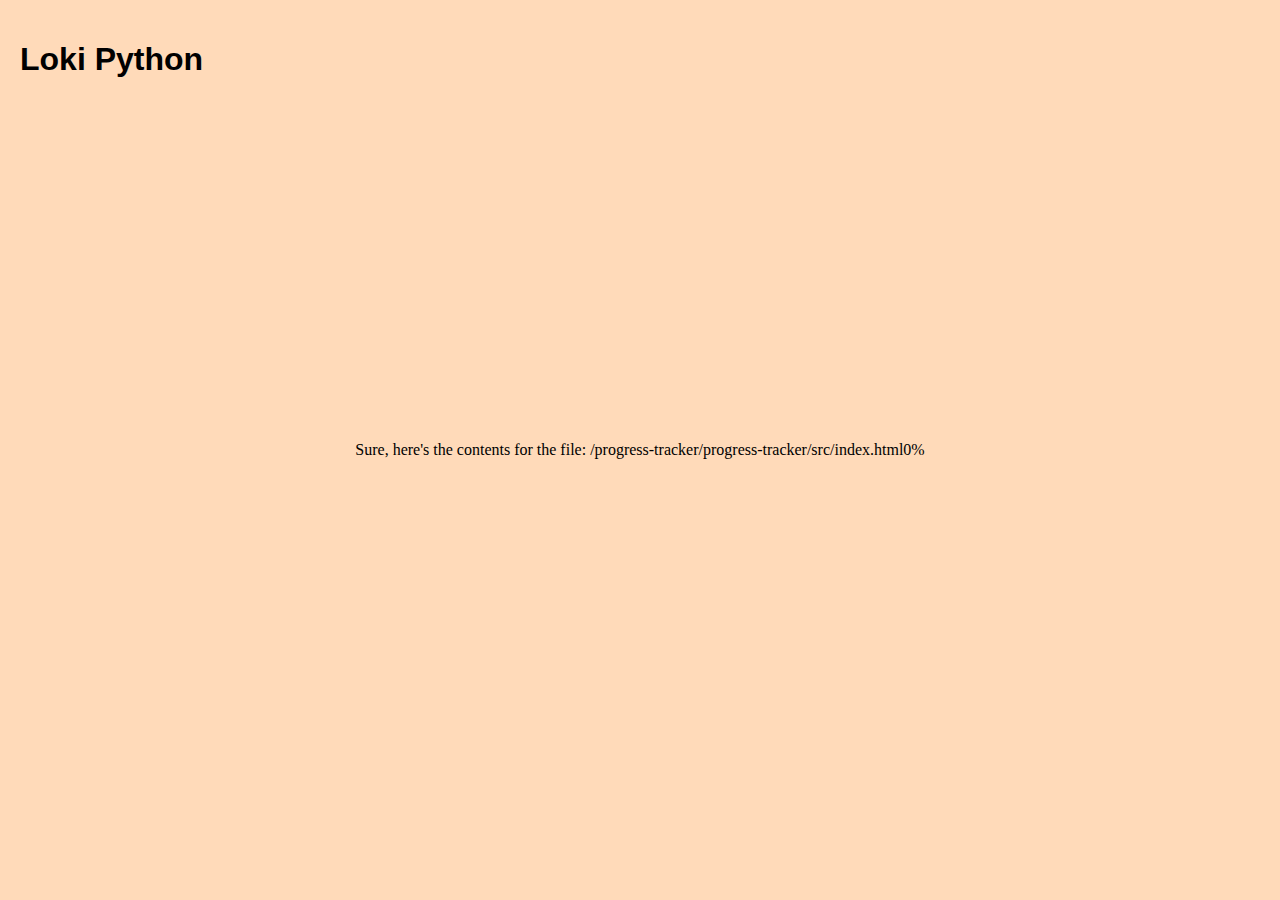
<file: src/index.html>
Sure, here's the contents for the file: /progress-tracker/progress-tracker/src/index.html

<!DOCTYPE html>
<html lang="en">
<head>
    <meta charset="UTF-8">
    <meta name="viewport" content="width=device-width, initial-scale=1.0">
    <title>Loki Python</title>
    <link rel="stylesheet" href="css/styles.css">
</head>
<body>
    <h1>Loki Python</h1>
    <div class="progress-container">
        <span class="progress-percentage">0%</span>
    </div>
    <script src="js/main.js"></script>
</body>
</html>
</file>
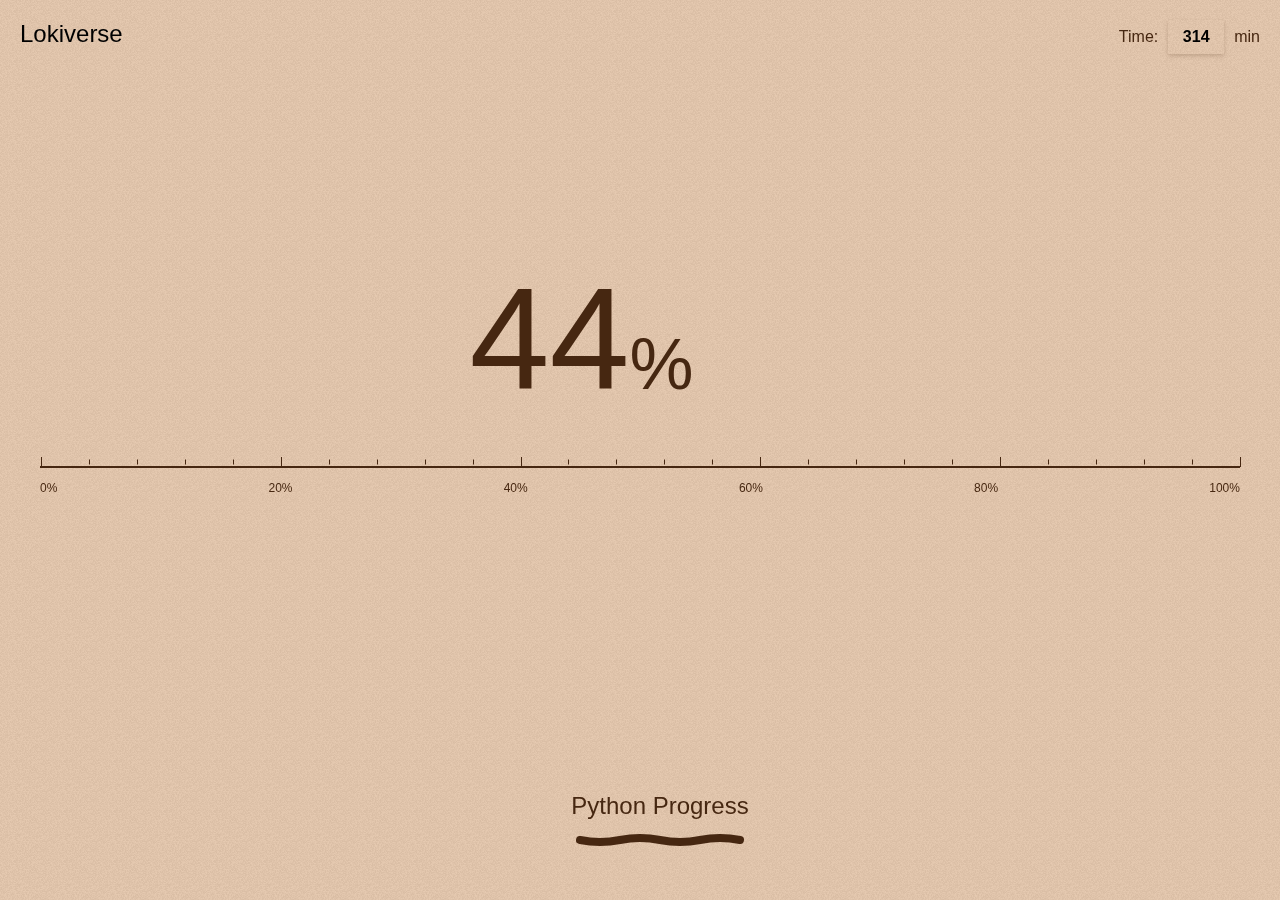
<file: python_progress.html>
<!DOCTYPE html>
<html>
<head>
    <title>Loki Python</title>
    <style>
        body {
            margin: 0;
            padding: 20px;
            background-color: #FFDAB9;  /* warm peach */
            font-family: Arial, sans-serif;
            background-image: url("[data-uri]");
        }
        .title {
            position: fixed;
            top: 20px;
            left: 20px;
            font-size: 24px;
        }
        .timestamp-input {
            position: fixed;
            top: 20px;
            right: 20px;
        }
        .timestamp-input {
            display: flex;
            align-items: center;
            gap: 10px;
        }
        .timestamp-input label {
            color: #462711;
            font-size: 16px;
        }
        .timestamp-input input {
            padding: 8px;
            font-size: 16px;
            width: 40px;
            font-weight: 800;
            background-color: transparent;
            border: none;
            outline: none;
            text-align: center;
            box-shadow: 0 2px 4px rgba(70, 39, 17, 0.2);
            -moz-appearance: textfield;
        }
        .timestamp-input input::placeholder {
            font-weight: normal;
            color: rgba(70, 39, 17, 0.6);
        }
        .timestamp-input input::-webkit-outer-spin-button,
        .timestamp-input input::-webkit-inner-spin-button {
            -webkit-appearance: none;
            margin: 0;
        }
        .progress-container {
            display: flex;
            align-items: center;
            position: fixed;
            top: 40%;
            left: 0;
            width: calc(100% - 80px);
            margin: 0 40px;
            transform: translateY(-50%);
        }
        .progress {
            font-size: 144px;
            color: #462711;  /* chocolate */
            transition: transform 0.5s ease;
            position: absolute;
            transform-origin: left center;
            user-select: none;
            pointer-events: none;
            margin-bottom: 40px;
            white-space: nowrap;
        }
        .scale-container {
            position: fixed;
            bottom: 48%;
            left: 0;
            width: 100%;
            padding: 0 40px;
            box-sizing: border-box;
        }
        .scale {
            position: relative;
            width: 100%;
            height: 2px;
            background: #462711;
        }
        .scale-marks {
            position: absolute;
            width: 100%;
            display: flex;
            justify-content: space-between;
            padding: 0 1px;
            top: -4px;
        }
        .scale-mark {
            width: 1px;
            height: 5px;
            background: #462711;
            transform: translateY(-50%);
        }
        .scale-mark.major {
            height: 10px;
        }
        .scale-labels {
            position: absolute;
            width: 100%;
            display: flex;
            justify-content: space-between;
            margin-top: 15px;
            color: #462711;
            font-size: 12px;
        }
        @keyframes slither {
            0% { transform: translateX(-100%) rotate(0deg); }
            100% { transform: translateX(100%) rotate(360deg); }
        }

        .python-animation {
            position: fixed;
            bottom: 40px;
            width: 100%;
            height: 40px;
        }
    </style>
    <script>

        function updateProgress() {
            const timestamp = document.getElementById('timestamp').value;
            if (timestamp) {
                const percentage = Math.min(100, Math.round((timestamp / 720) * 100));
                const progress = document.querySelector('.progress');
                progress.innerHTML = percentage + '<span style="font-size: 50%">%</span>';
                const scaleWidth = document.querySelector('.scale').offsetWidth;
                const progressWidth = progress.offsetWidth;
                const translateX = (percentage / 100) * (scaleWidth - progressWidth);
                progress.style.transform = `translateX(${translateX}px)`;
            }
        }

        window.onload = function() {
            document.getElementById('timestamp').value = 314; // Default value for testing
            updateProgress(); // Initial update on load
        }
    </script>
</head>
<body>
    <div class="title">Lokiverse</div>
    <div class="timestamp-input">
        <label for="timestamp">Time:</label>
        <input type="number" id="timestamp" placeholder="Time" onchange="updateProgress()">
        <label>min</label>
    </div>
    <div class="progress-container">
        <div class="progress">0<span style="font-size: 50%">%</span></div>
    </div>
    <div class="scale-container">
        <div class="scale">
            <div class="scale-marks">
                <div class="scale-mark major"></div>
                <div class="scale-mark"></div>
                <div class="scale-mark"></div>
                <div class="scale-mark"></div>
                <div class="scale-mark"></div>
                <div class="scale-mark major"></div>
                <div class="scale-mark"></div>
                <div class="scale-mark"></div>
                <div class="scale-mark"></div>
                <div class="scale-mark"></div>
                <div class="scale-mark major"></div>
                <div class="scale-mark"></div>
                <div class="scale-mark"></div>
                <div class="scale-mark"></div>
                <div class="scale-mark"></div>
                <div class="scale-mark major"></div>
                <div class="scale-mark"></div>
                <div class="scale-mark"></div>
                <div class="scale-mark"></div>
                <div class="scale-mark"></div>
                <div class="scale-mark major"></div>
                <div class="scale-mark"></div>
                <div class="scale-mark"></div>
                <div class="scale-mark"></div>
                <div class="scale-mark"></div>
                <div class="scale-mark major"></div>
            </div>
            <div class="scale-labels">
                <span>0%</span>
                <span>20%</span>
                <span>40%</span>
                <span>60%</span>
                <span>80%</span>
                <span>100%</span>
            </div>
        </div>
    </div>
    <div style="position: fixed; bottom: 80px; width: 100%; text-align: center; color: #462711; font-size: 24px;">Python Progress</div>
    <svg class="python-animation" viewBox="0 0 100 20" width="200" height="40">
        <path d="M 10,10 Q 20,5 30,10 T 50,10 T 70,10 T 90,10" 
              fill="none" 
              stroke="#462711" 
              stroke-width="4" 
              stroke-linecap="round">
            <animate attributeName="d" 
                     dur="2s" 
                     repeatCount="indefinite"
                     values="M 10,10 Q 20,5 30,10 T 50,10 T 70,10 T 90,10;
                             M 10,10 Q 20,15 30,10 T 50,10 T 70,10 T 90,10;
                             M 10,10 Q 20,5 30,10 T 50,10 T 70,10 T 90,10"/>
        </path>
    </svg>
</body>
</html>
</file>
<file: src/css/styles.css>
body {
    background-color: #FFDAB9; /* warm peach */
    display: flex;
    justify-content: center;
    align-items: center;
    height: 100vh;
    margin: 0;
}

h1 {
    position: absolute;
    top: 20px;
    left: 20px;
    font-family: Arial, sans-serif;
}

.progress {
    font-size: 48px; /* large size */
    color: #7B3F00; /* chocolate color */
}
</file>
